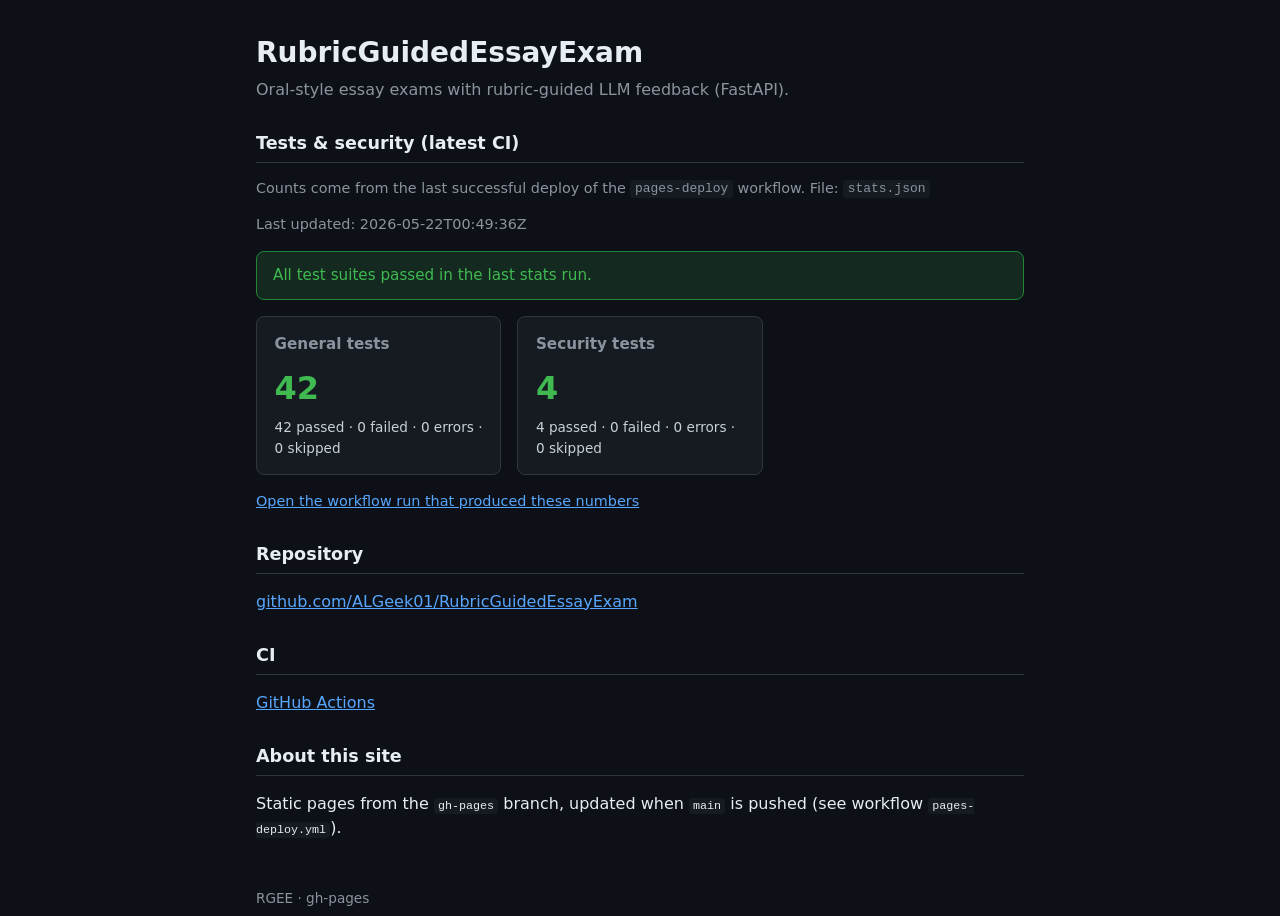
<file: index.html>
<!DOCTYPE html>
<html lang="en">
<head>
  <meta charset="utf-8"/>
  <meta http-equiv="refresh" content="0; url=pages/"/>
  <title>RGEE — redirect</title>
  <link rel="canonical" href="pages/"/>
</head>
<body>
  <p><a href="pages/">Continue to project pages</a></p>
</body>
</html>
</file>
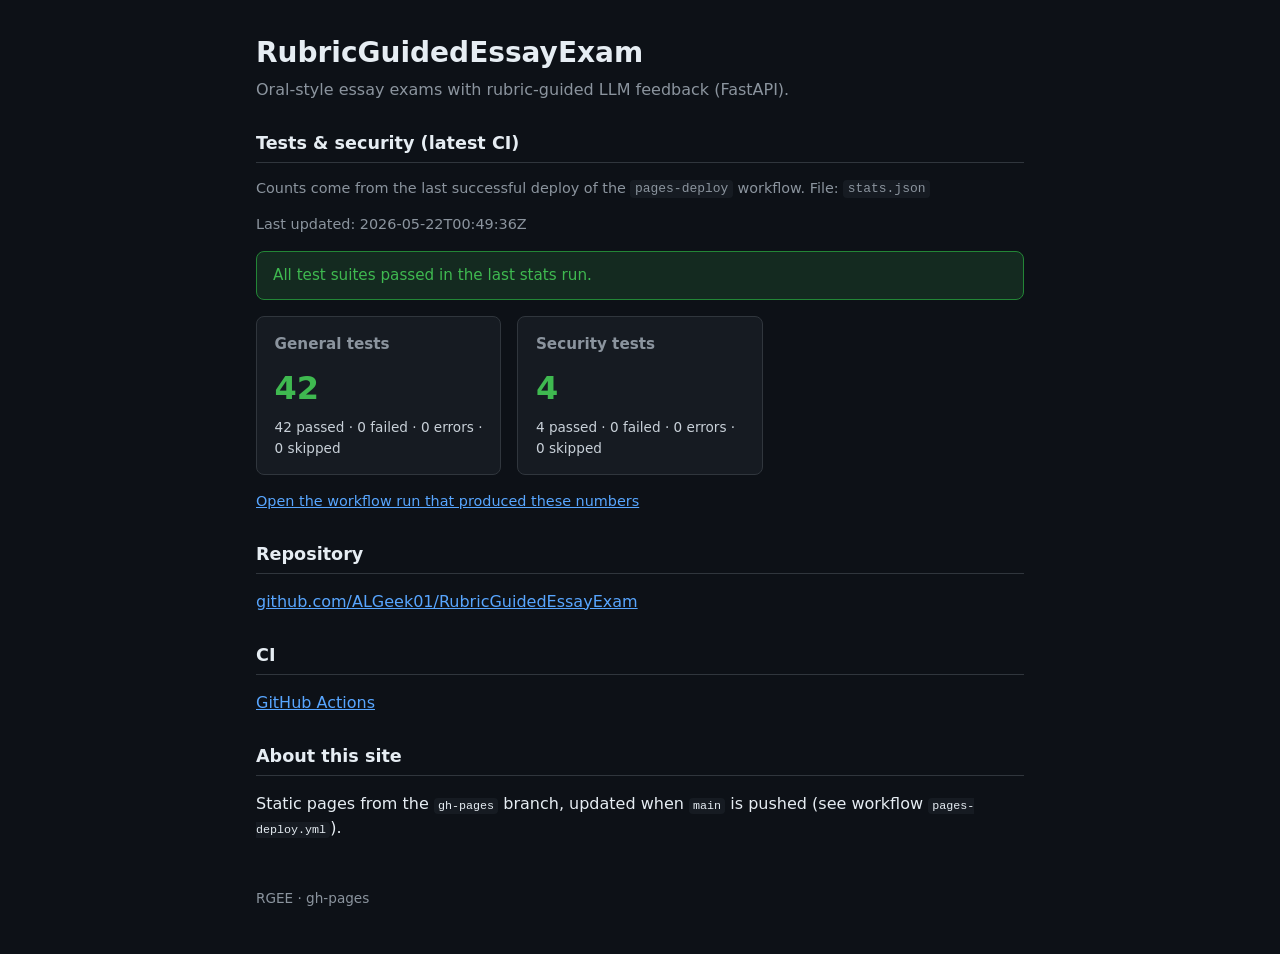
<file: pages/index.html>
<!DOCTYPE html>
<html lang="en">
<head>
  <meta charset="utf-8"/>
  <meta name="viewport" content="width=device-width, initial-scale=1"/>
  <title>RubricGuidedEssayExam (RGEE)</title>
  <link rel="stylesheet" href="styles.css"/>
</head>
<body>
  <header>
    <h1>RubricGuidedEssayExam</h1>
    <p class="tagline">Oral-style essay exams with rubric-guided LLM feedback (FastAPI).</p>
  </header>

  <main>
    <section id="ci-stats">
      <h2>Tests &amp; security (latest CI)</h2>
      <p class="muted">Counts come from the last successful deploy of the <code>pages-deploy</code> workflow. File: <code>stats.json</code></p>
      <p id="stats-updated" class="muted">Loading…</p>
      <div id="stats-banner" class="banner load" role="status">Loading statistics…</div>
      <div class="stats-grid" id="stats-grid" aria-live="polite">
        <div class="stat-card" id="card-general">
          <h3>General tests</h3>
          <p class="big" id="gen-total">—</p>
          <p class="row" id="gen-detail">passed / failed / errors / skipped</p>
        </div>
        <div class="stat-card" id="card-security">
          <h3>Security tests</h3>
          <p class="big" id="sec-total">—</p>
          <p class="row" id="sec-detail">passed / failed / errors / skipped</p>
        </div>
      </div>
      <p id="workflow-link" class="muted" style="margin-top:1rem;"></p>
    </section>

    <section>
      <h2>Repository</h2>
      <p>
        <a href="https://github.com/ALGeek01/RubricGuidedEssayExam">github.com/ALGeek01/RubricGuidedEssayExam</a>
      </p>
    </section>
    <section>
      <h2>CI</h2>
      <p>
        <a href="https://github.com/ALGeek01/RubricGuidedEssayExam/actions">GitHub Actions</a>
      </p>
    </section>
    <section>
      <h2>About this site</h2>
      <p>
        Static pages from the <code>gh-pages</code> branch, updated when <code>main</code> is pushed (see workflow <code>pages-deploy.yml</code>).
      </p>
    </section>
  </main>
  <footer>
    <p>RGEE · gh-pages</p>
  </footer>
  <script>
(function () {
  function esc(s) {
    var d = document.createElement("div");
    d.textContent = s;
    return d.innerHTML;
  }
  function fmtSuite(name, s) {
    if (!s) return "";
    var parts = [
      (s.passed != null ? s.passed : 0) + " passed",
      (s.failed != null ? s.failed : 0) + " failed",
      (s.errors != null ? s.errors : 0) + " errors",
      (s.skipped != null ? s.skipped : 0) + " skipped"
    ];
    if (s.deselected) parts.push(s.deselected + " deselected");
    return parts.join(" · ");
  }
  function apply(data) {
    var gen = data.general || {};
    var sec = data.security || {};
    document.getElementById("stats-updated").textContent =
      "Last updated: " + (data.updated_at || "—");
    document.getElementById("gen-total").textContent = gen.total != null ? gen.total : "—";
    document.getElementById("sec-total").textContent = sec.total != null ? sec.total : "—";
    document.getElementById("gen-detail").textContent = fmtSuite("general", gen);
    document.getElementById("sec-detail").textContent = fmtSuite("security", sec);
    var gCard = document.getElementById("card-general");
    var sCard = document.getElementById("card-security");
    gCard.classList.remove("pass", "fail");
    sCard.classList.remove("pass", "fail");
    if (gen.failed > 0 || gen.errors > 0) gCard.classList.add("fail");
    else if (gen.total > 0) gCard.classList.add("pass");
    if (sec.failed > 0 || sec.errors > 0) sCard.classList.add("fail");
    else if (sec.total > 0) sCard.classList.add("pass");
    var ban = document.getElementById("stats-banner");
    ban.classList.remove("load", "ok", "warn");
    if (data.all_passed) {
      ban.classList.add("ok");
      ban.textContent = "All test suites passed in the last stats run.";
    } else {
      ban.classList.add("warn");
      ban.textContent = "One or more suites reported failures or errors. See counts above and the linked workflow run.";
    }
    var wl = document.getElementById("workflow-link");
    if (data.workflow_run_url) {
      wl.innerHTML = '<a href="' + esc(data.workflow_run_url) + '">Open the workflow run that produced these numbers</a>';
    } else {
      wl.textContent = "";
    }
  }
  fetch("stats.json", { cache: "no-store" })
    .then(function (r) {
      if (!r.ok) throw new Error("HTTP " + r.status);
      return r.json();
    })
    .then(apply)
    .catch(function () {
      document.getElementById("stats-updated").textContent = "Could not load stats.json (run CI or open locally after generating it).";
      document.getElementById("stats-banner").classList.remove("load");
      document.getElementById("stats-banner").classList.add("warn");
      document.getElementById("stats-banner").textContent =
        "Place stats.json next to this page (generated by scripts/generate_pages_stats.py in CI).";
    });
})();
  </script>
</body>
</html>
</file>
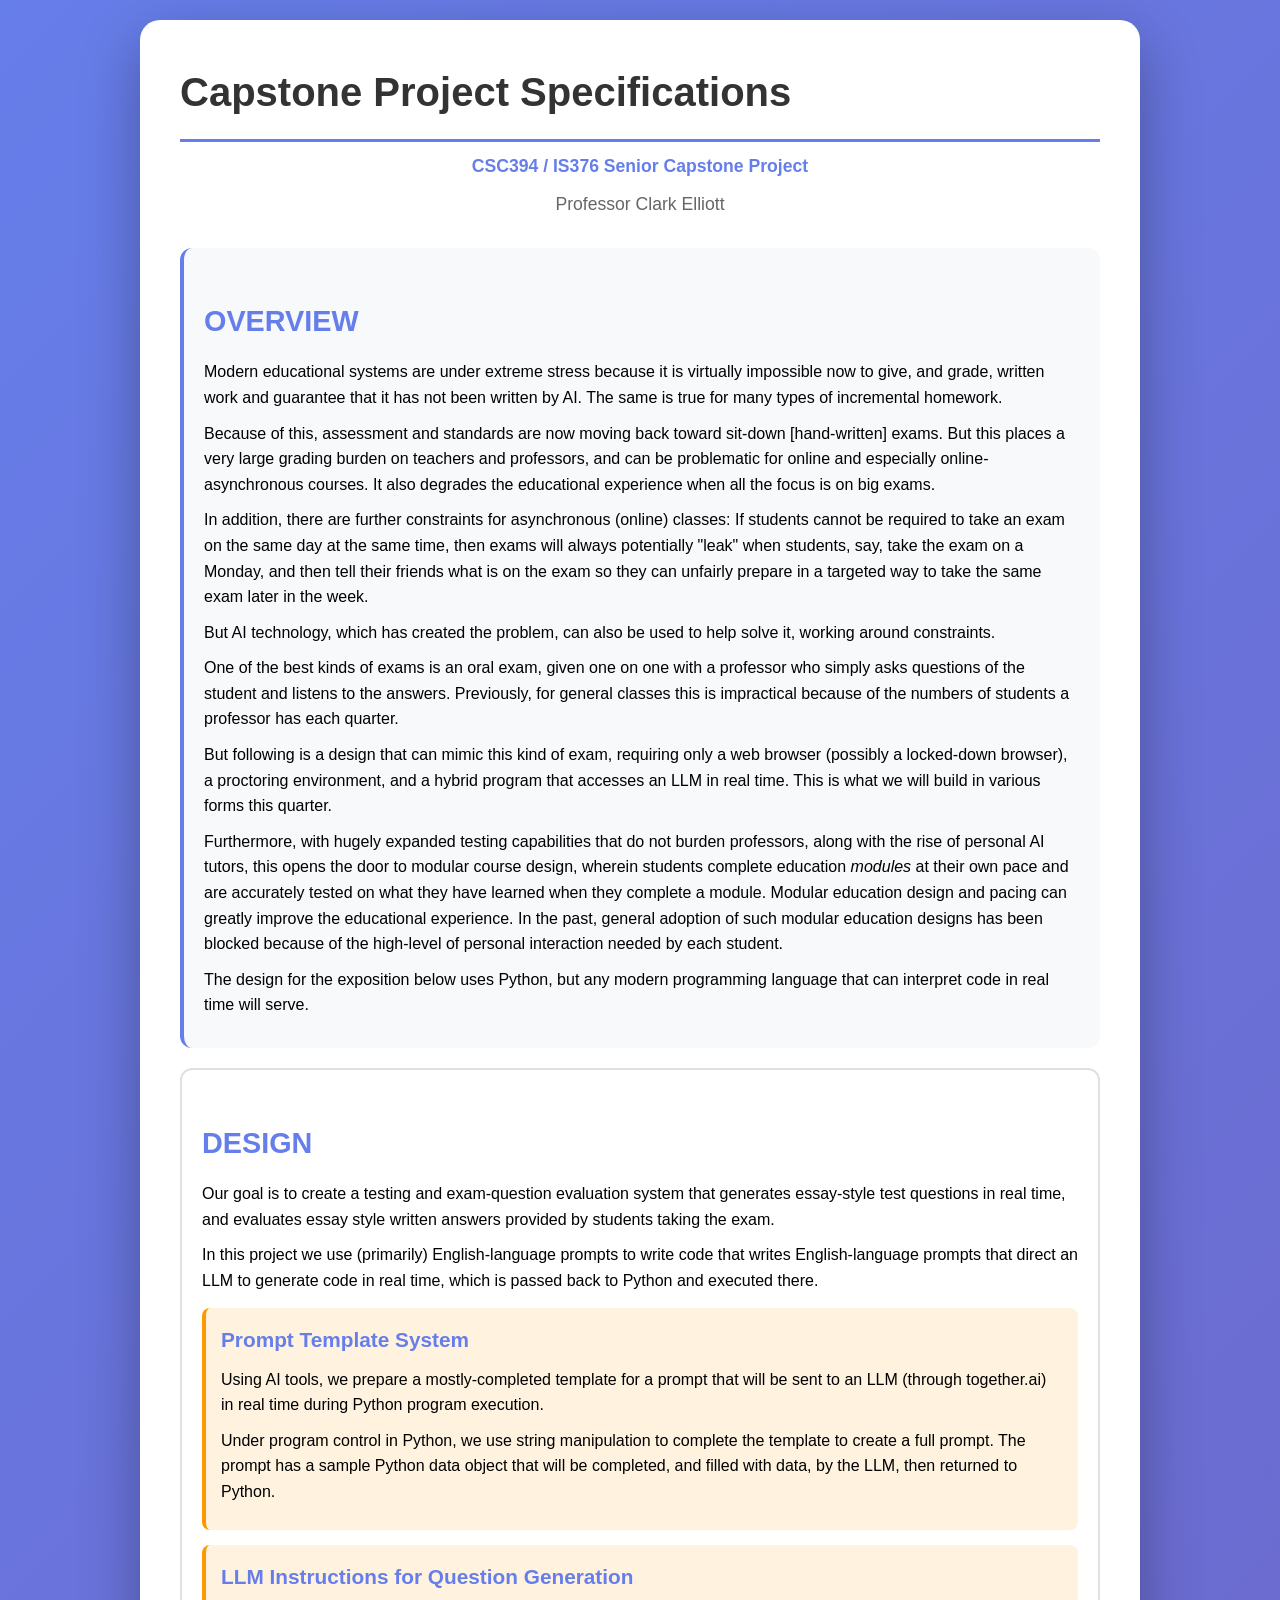
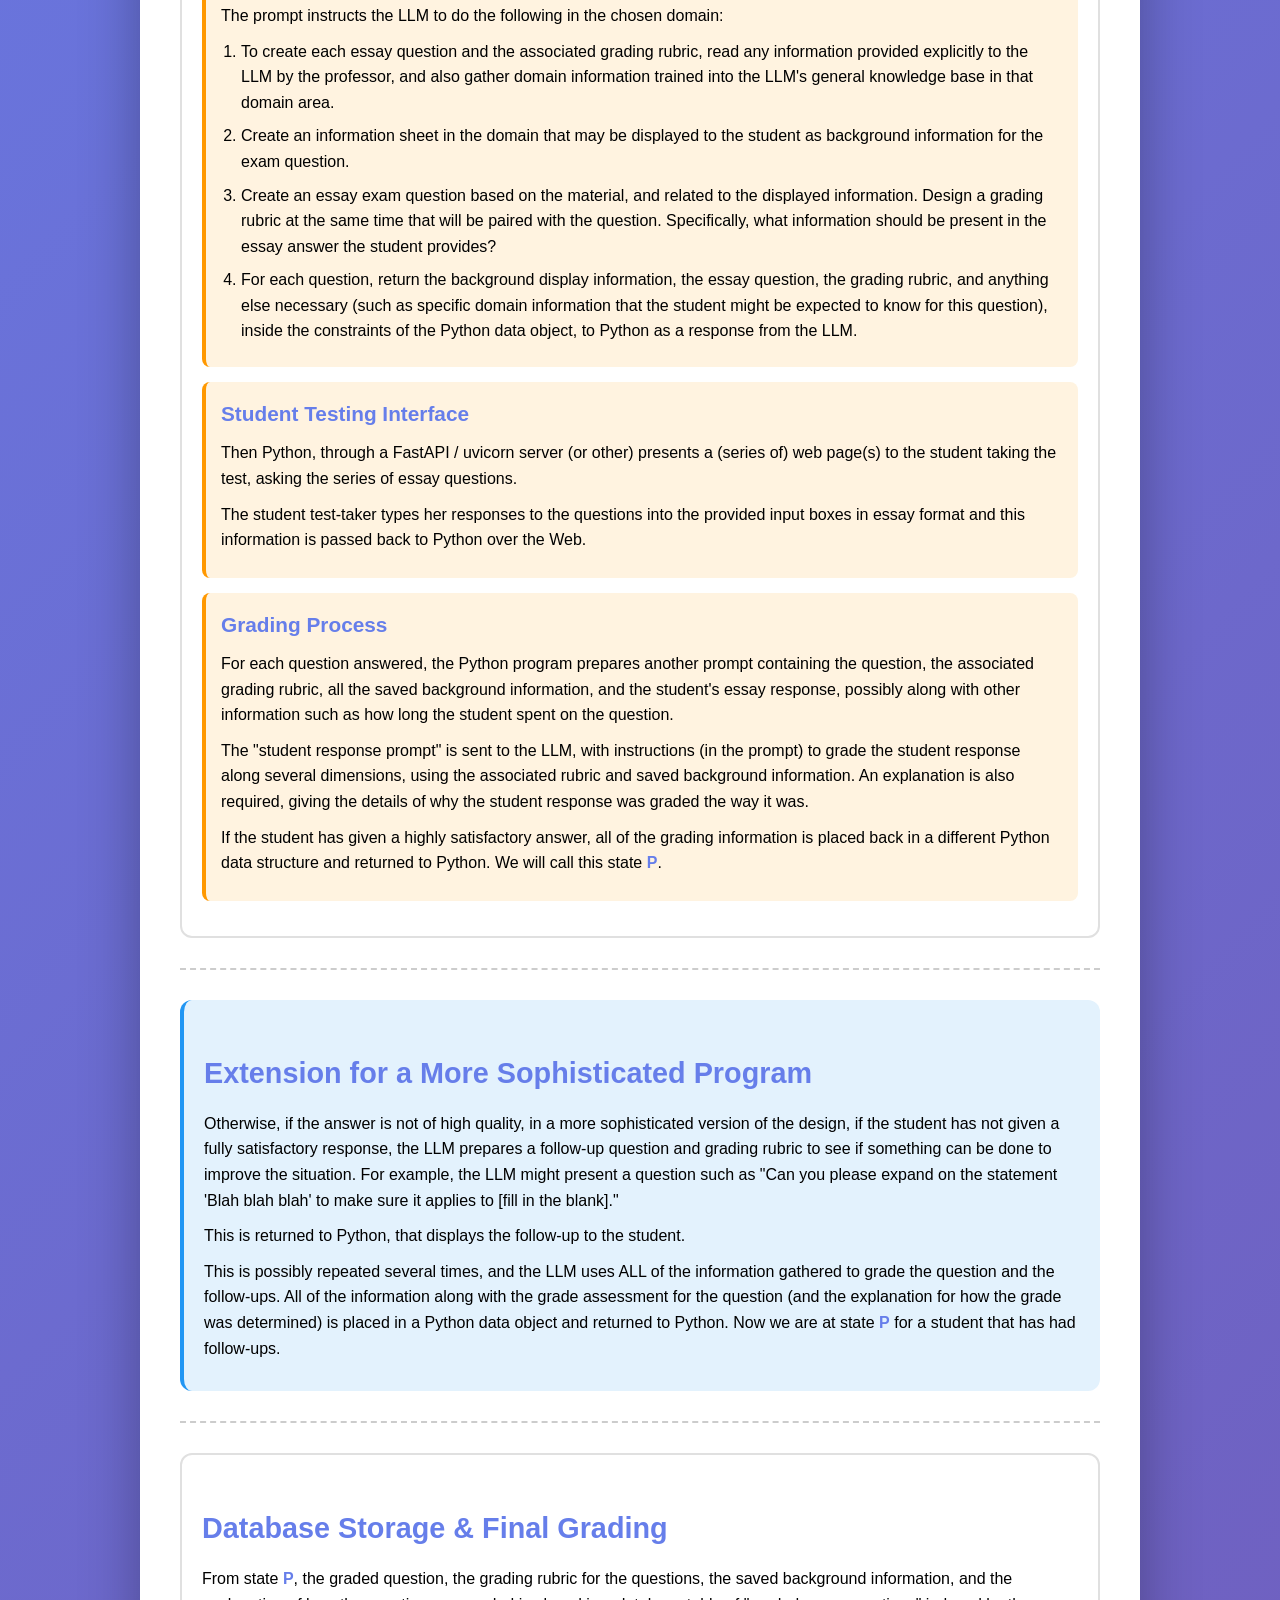
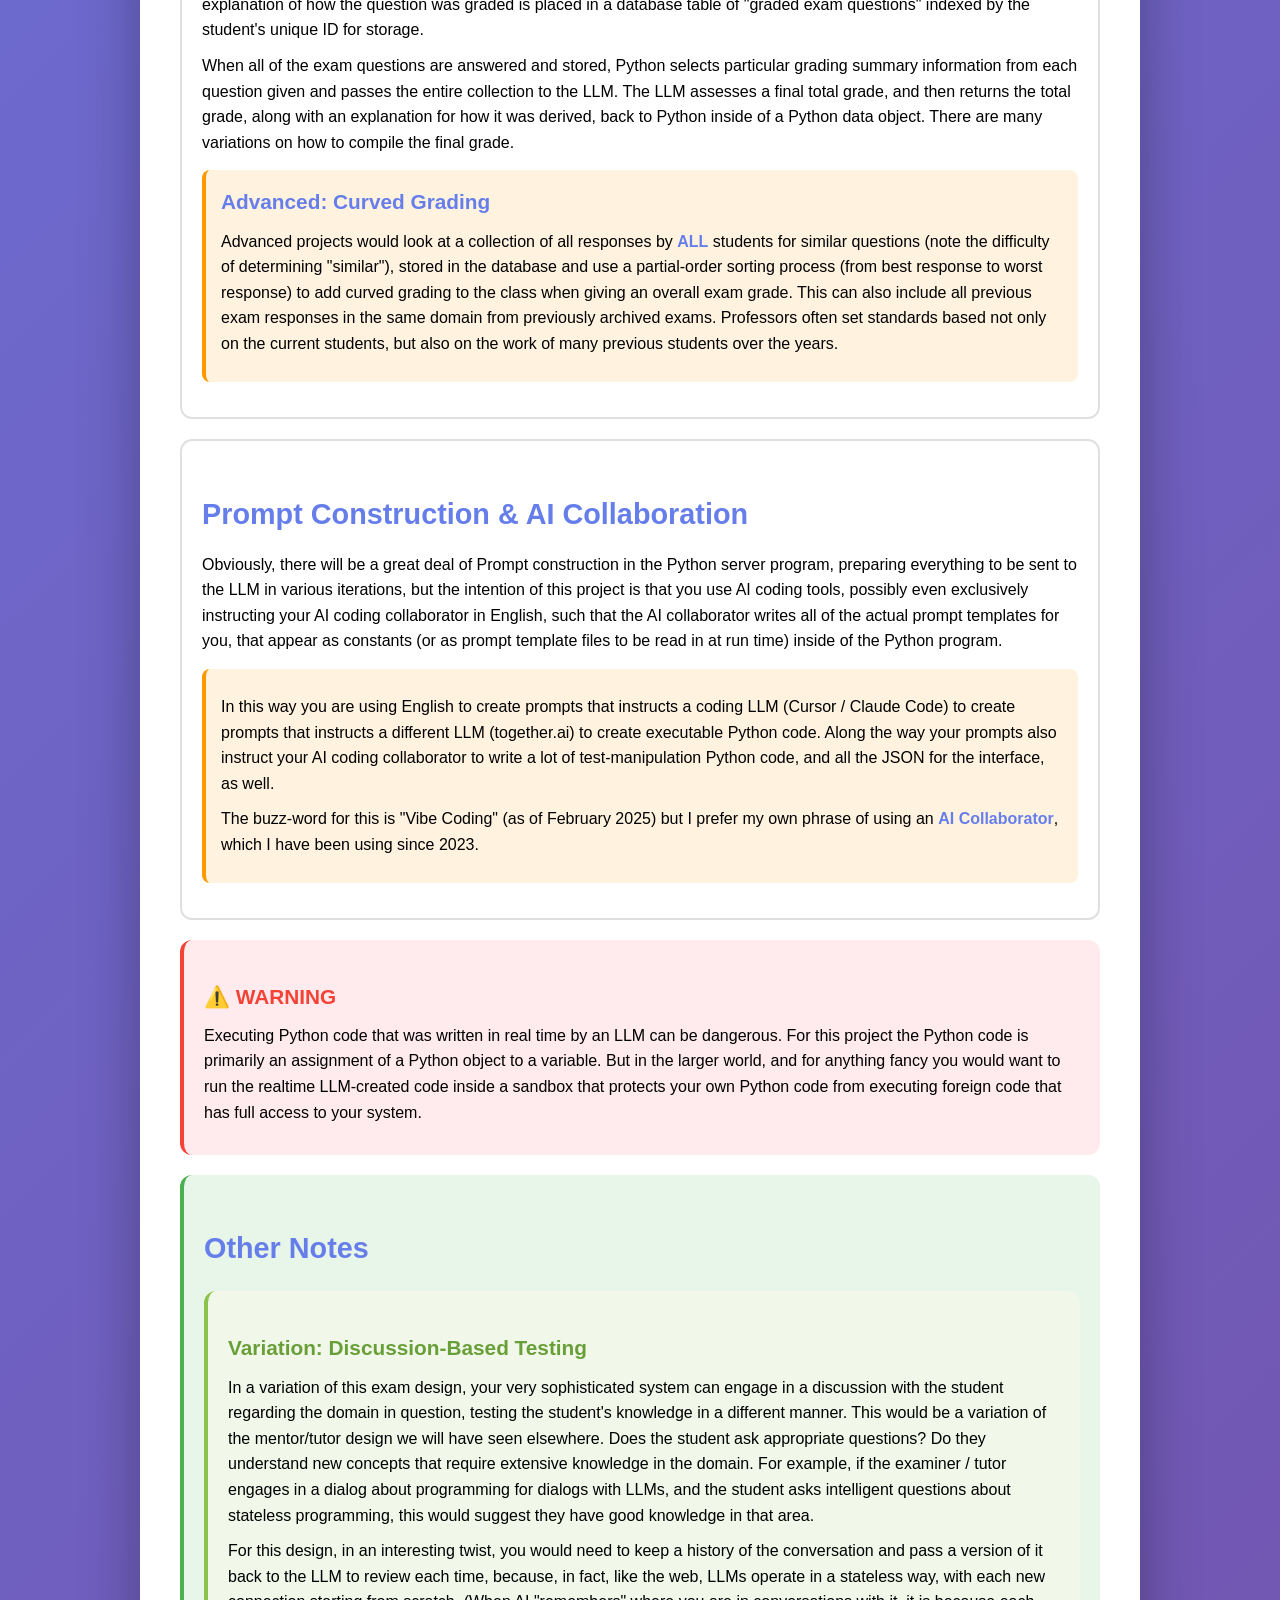
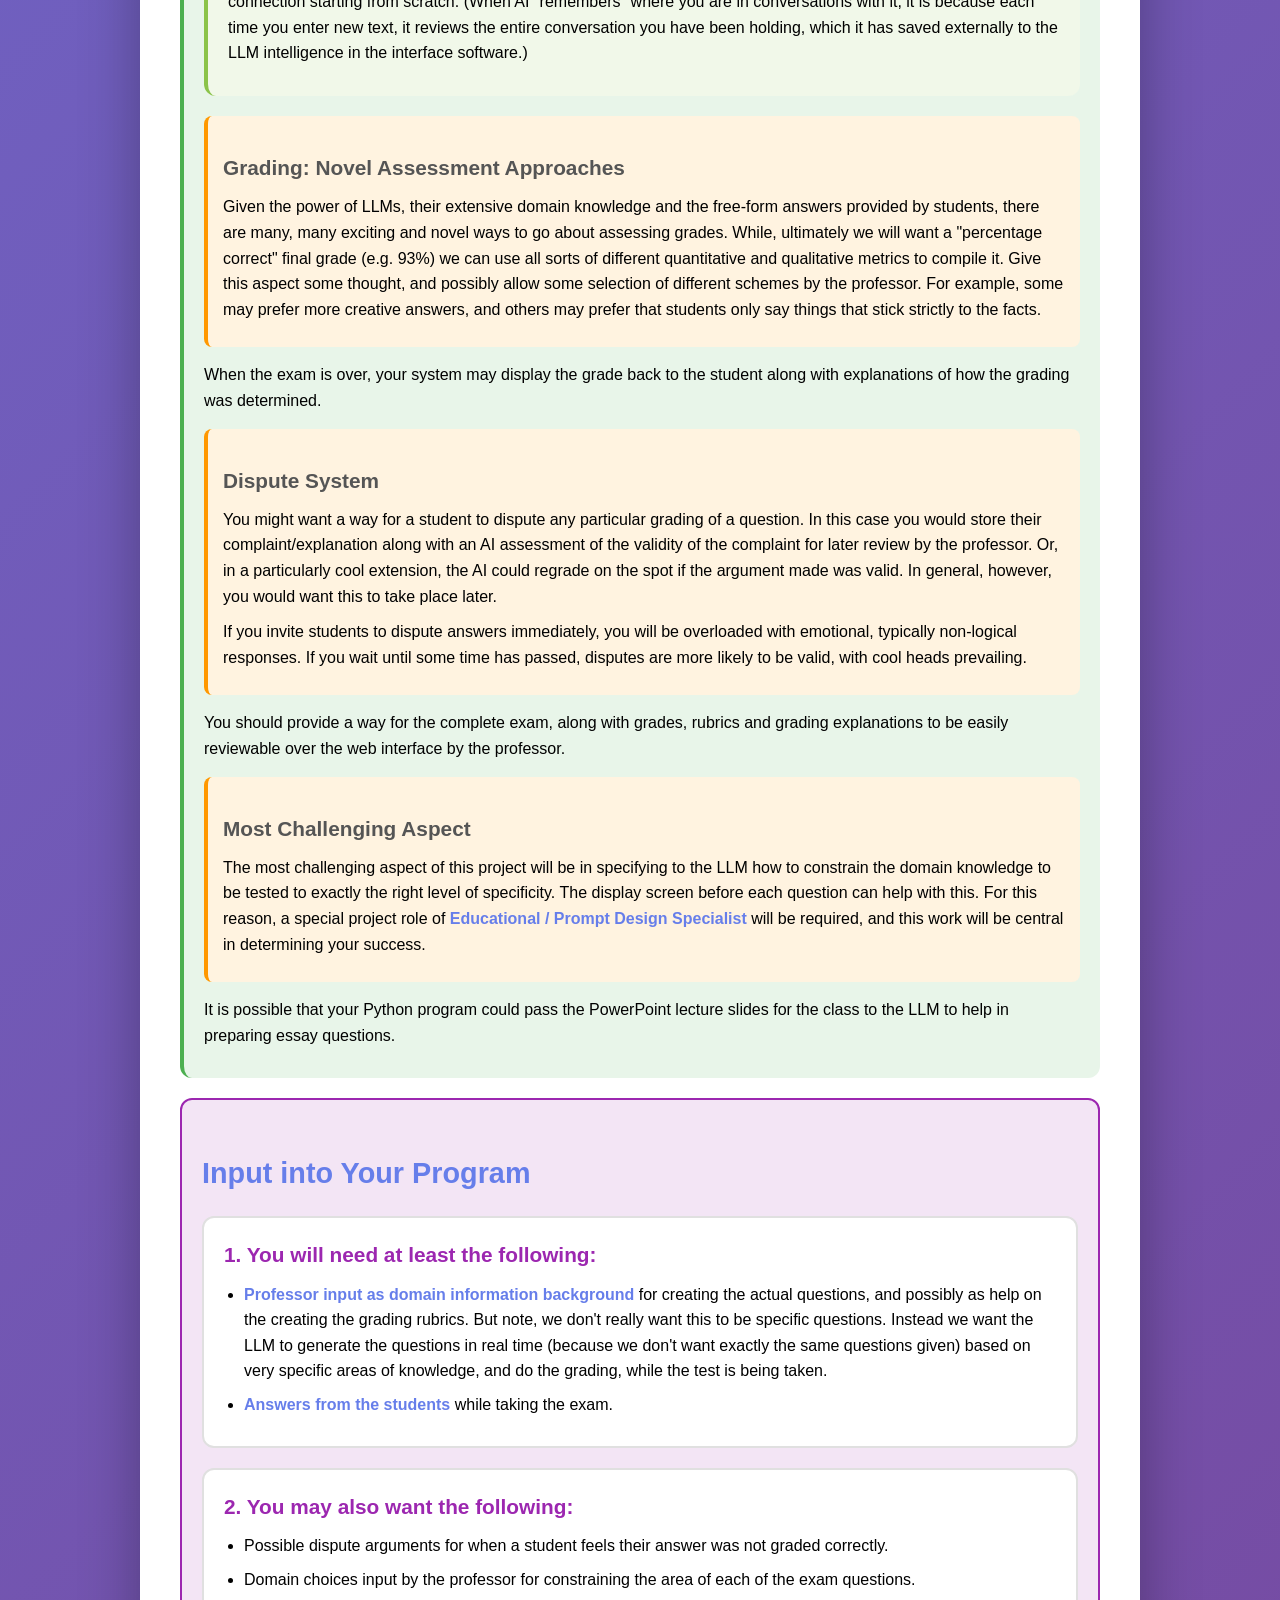
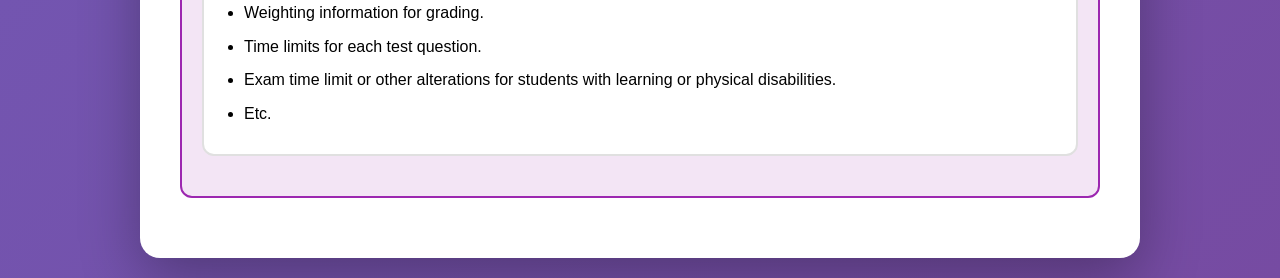
<file: ProjectDescriptionA.html>
﻿<!DOCTYPE html>
<html lang="en">
<head>
    <meta charset="UTF-8">
    <meta name="viewport" content="width=device-width, initial-scale=1.0">
    <title>Capstone Project Specifications - CSC394/IS376</title>
    <style>
        * {
            margin: 0;
            padding: 0;
            box-sizing: border-box;
        }
        body {
            font-family: -apple-system, BlinkMacSystemFont, 'Segoe UI', Roboto, Oxygen, Ubuntu, Cantarell, sans-serif;
            background: linear-gradient(135deg, #667eea 0%, #764ba2 100%);
            min-height: 100vh;
            padding: 20px;
            line-height: 1.6;
        }
        .container {
            max-width: 1000px;
            margin: 0 auto;
            background: white;
            border-radius: 20px;
            box-shadow: 0 20px 60px rgba(0, 0, 0, 0.3);
            padding: 40px;
        }
        h1 {
            color: #333;
            margin-bottom: 10px;
            font-size: 2.5em;
            border-bottom: 3px solid #667eea;
            padding-bottom: 15px;
        }
        h2 {
            color: #667eea;
            margin-top: 30px;
            margin-bottom: 15px;
            font-size: 1.8em;
        }
        h3 {
            color: #555;
            margin-top: 20px;
            margin-bottom: 10px;
            font-size: 1.3em;
        }
        .header {
            text-align: center;
            color: #666;
            margin-bottom: 30px;
            font-size: 1.1em;
        }
        .intro {
            background: #f8f9fa;
            padding: 20px;
            border-radius: 12px;
            border-left: 4px solid #667eea;
            margin: 20px 0;
        }
        .section {
            background: #fff;
            border: 2px solid #e0e0e0;
            padding: 20px;
            border-radius: 12px;
            margin: 20px 0;
        }
        .section h3 {
            color: #667eea;
            margin-top: 0;
        }
        .highlight {
            background: #fff3e0;
            padding: 15px;
            border-radius: 8px;
            margin: 15px 0;
            border-left: 4px solid #ff9800;
        }
        .warning {
            background: #ffebee;
            padding: 20px;
            border-radius: 12px;
            margin: 20px 0;
            border-left: 4px solid #f44336;
        }
        .warning h3 {
            color: #f44336;
        }
        .extension {
            background: #e3f2fd;
            padding: 20px;
            border-radius: 12px;
            margin: 20px 0;
            border-left: 4px solid #2196f3;
        }
        .extension h3 {
            color: #2196f3;
        }
        .variation {
            background: #f1f8e9;
            padding: 20px;
            border-radius: 12px;
            margin: 20px 0;
            border-left: 4px solid #8bc34a;
        }
        .variation h3 {
            color: #689f38;
        }
        .notes {
            background: #e8f5e9;
            padding: 20px;
            border-radius: 12px;
            margin: 20px 0;
            border-left: 4px solid #4caf50;
        }
        .input-section {
            background: #f3e5f5;
            padding: 20px;
            border-radius: 12px;
            margin: 20px 0;
            border: 2px solid #9c27b0;
        }
        .input-section h3 {
            color: #9c27b0;
        }
        ul, ol {
            margin-left: 20px;
            margin-top: 10px;
        }
        li {
            margin: 8px 0;
        }
        p {
            margin: 10px 0;
        }
        strong {
            color: #667eea;
        }
        .divider {
            border-top: 2px dashed #ccc;
            margin: 30px 0;
        }
    </style>
</head>
<body>
    <div class="container">
        <h1>Capstone Project Specifications</h1>
        <div class="header">
            <p><strong>CSC394 / IS376 Senior Capstone Project</strong></p>
            <p>Professor Clark Elliott</p>
        </div>
        
        <div class="intro">
            <h2>OVERVIEW</h2>
            <p>Modern educational systems are under extreme stress because it is virtually impossible now to give, and grade, written work and guarantee that it has not been written by AI. The same is true for many types of incremental homework.</p>
            
            <p>Because of this, assessment and standards are now moving back toward sit-down [hand-written] exams. But this places a very large grading burden on teachers and professors, and can be problematic for online and especially online-asynchronous courses. It also degrades the educational experience when all the focus is on big exams.</p>
            
            <p>In addition, there are further constraints for asynchronous (online) classes: If students cannot be required to take an exam on the same day at the same time, then exams will always potentially "leak" when students, say, take the exam on a Monday, and then tell their friends what is on the exam so they can unfairly prepare in a targeted way to take the same exam later in the week.</p>
            
            <p>But AI technology, which has created the problem, can also be used to help solve it, working around constraints.</p>
            
            <p>One of the best kinds of exams is an oral exam, given one on one with a professor who simply asks questions of the student and listens to the answers. Previously, for general classes this is impractical because of the numbers of students a professor has each quarter.</p>
            
            <p>But following is a design that can mimic this kind of exam, requiring only a web browser (possibly a locked-down browser), a proctoring environment, and a hybrid program that accesses an LLM in real time. This is what we will build in various forms this quarter.</p>
            
            <p>Furthermore, with hugely expanded testing capabilities that do not burden professors, along with the rise of personal AI tutors, this opens the door to modular course design, wherein students complete education <em>modules</em> at their own pace and are accurately tested on what they have learned when they complete a module. Modular education design and pacing can greatly improve the educational experience. In the past, general adoption of such modular education designs has been blocked because of the high-level of personal interaction needed by each student.</p>
            
            <p>The design for the exposition below uses Python, but any modern programming language that can interpret code in real time will serve.</p>
        </div>

        <div class="section">
            <h2>DESIGN</h2>
            
            <p>Our goal is to create a testing and exam-question evaluation system that generates essay-style test questions in real time, and evaluates essay style written answers provided by students taking the exam.</p>
            
            <p>In this project we use (primarily) English-language prompts to write code that writes English-language prompts that direct an LLM to generate code in real time, which is passed back to Python and executed there.</p>
            
            <div class="highlight">
                <h3>Prompt Template System</h3>
                <p>Using AI tools, we prepare a mostly-completed template for a prompt that will be sent to an LLM (through together.ai) in real time during Python program execution.</p>
                <p>Under program control in Python, we use string manipulation to complete the template to create a full prompt. The prompt has a sample Python data object that will be completed, and filled with data, by the LLM, then returned to Python.</p>
            </div>
            
            <div class="highlight">
                <h3>LLM Instructions for Question Generation</h3>
                <p>The prompt instructs the LLM to do the following in the chosen domain:</p>
                <ol>
                    <li>To create each essay question and the associated grading rubric, read any information provided explicitly to the LLM by the professor, and also gather domain information trained into the LLM's general knowledge base in that domain area.</li>
                    <li>Create an information sheet in the domain that may be displayed to the student as background information for the exam question.</li>
                    <li>Create an essay exam question based on the material, and related to the displayed information. Design a grading rubric at the same time that will be paired with the question. Specifically, what information should be present in the essay answer the student provides?</li>
                    <li>For each question, return the background display information, the essay question, the grading rubric, and anything else necessary (such as specific domain information that the student might be expected to know for this question), inside the constraints of the Python data object, to Python as a response from the LLM.</li>
                </ol>
            </div>
            
            <div class="highlight">
                <h3>Student Testing Interface</h3>
                <p>Then Python, through a FastAPI / uvicorn server (or other) presents a (series of) web page(s) to the student taking the test, asking the series of essay questions.</p>
                <p>The student test-taker types her responses to the questions into the provided input boxes in essay format and this information is passed back to Python over the Web.</p>
            </div>
            
            <div class="highlight">
                <h3>Grading Process</h3>
                <p>For each question answered, the Python program prepares another prompt containing the question, the associated grading rubric, all the saved background information, and the student's essay response, possibly along with other information such as how long the student spent on the question.</p>
                <p>The "student response prompt" is sent to the LLM, with instructions (in the prompt) to grade the student response along several dimensions, using the associated rubric and saved background information. An explanation is also required, giving the details of why the student response was graded the way it was.</p>
                <p>If the student has given a highly satisfactory answer, all of the grading information is placed back in a different Python data structure and returned to Python. We will call this state <strong>P</strong>.</p>
            </div>
        </div>

        <div class="divider"></div>

        <div class="extension">
            <h2>Extension for a More Sophisticated Program</h2>
            
            <p>Otherwise, if the answer is not of high quality, in a more sophisticated version of the design, if the student has not given a fully satisfactory response, the LLM prepares a follow-up question and grading rubric to see if something can be done to improve the situation. For example, the LLM might present a question such as "Can you please expand on the statement 'Blah blah blah' to make sure it applies to [fill in the blank]."</p>
            
            <p>This is returned to Python, that displays the follow-up to the student.</p>
            
            <p>This is possibly repeated several times, and the LLM uses ALL of the information gathered to grade the question and the follow-ups. All of the information along with the grade assessment for the question (and the explanation for how the grade was determined) is placed in a Python data object and returned to Python. Now we are at state <strong>P</strong> for a student that has had follow-ups.</p>
        </div>

        <div class="divider"></div>

        <div class="section">
            <h2>Database Storage & Final Grading</h2>
            
            <p>From state <strong>P</strong>, the graded question, the grading rubric for the questions, the saved background information, and the explanation of how the question was graded is placed in a database table of "graded exam questions" indexed by the student's unique ID for storage.</p>
            
            <p>When all of the exam questions are answered and stored, Python selects particular grading summary information from each question given and passes the entire collection to the LLM. The LLM assesses a final total grade, and then returns the total grade, along with an explanation for how it was derived, back to Python inside of a Python data object. There are many variations on how to compile the final grade.</p>
            
            <div class="highlight">
                <h3>Advanced: Curved Grading</h3>
                <p>Advanced projects would look at a collection of all responses by <strong>ALL</strong> students for similar questions (note the difficulty of determining "similar"), stored in the database and use a partial-order sorting process (from best response to worst response) to add curved grading to the class when giving an overall exam grade. This can also include all previous exam responses in the same domain from previously archived exams. Professors often set standards based not only on the current students, but also on the work of many previous students over the years.</p>
            </div>
        </div>

        <div class="section">
            <h2>Prompt Construction & AI Collaboration</h2>
            
            <p>Obviously, there will be a great deal of Prompt construction in the Python server program, preparing everything to be sent to the LLM in various iterations, but the intention of this project is that you use AI coding tools, possibly even exclusively instructing your AI coding collaborator in English, such that the AI collaborator writes all of the actual prompt templates for you, that appear as constants (or as prompt template files to be read in at run time) inside of the Python program.</p>
            
            <div class="highlight">
                <p>In this way you are using English to create prompts that instructs a coding LLM (Cursor / Claude Code) to create prompts that instructs a different LLM (together.ai) to create executable Python code. Along the way your prompts also instruct your AI coding collaborator to write a lot of test-manipulation Python code, and all the JSON for the interface, as well.</p>
                <p>The buzz-word for this is "Vibe Coding" (as of February 2025) but I prefer my own phrase of using an <strong>AI Collaborator</strong>, which I have been using since 2023.</p>
            </div>
        </div>

        <div class="warning">
            <h3>⚠️ WARNING</h3>
            <p>Executing Python code that was written in real time by an LLM can be dangerous. For this project the Python code is primarily an assignment of a Python object to a variable. But in the larger world, and for anything fancy you would want to run the realtime LLM-created code inside a sandbox that protects your own Python code from executing foreign code that has full access to your system.</p>
        </div>

        <div class="notes">
            <h2>Other Notes</h2>
            
            <div class="variation">
                <h3>Variation: Discussion-Based Testing</h3>
                <p>In a variation of this exam design, your very sophisticated system can engage in a discussion with the student regarding the domain in question, testing the student's knowledge in a different manner. This would be a variation of the mentor/tutor design we will have seen elsewhere. Does the student ask appropriate questions? Do they understand new concepts that require extensive knowledge in the domain. For example, if the examiner / tutor engages in a dialog about programming for dialogs with LLMs, and the student asks intelligent questions about stateless programming, this would suggest they have good knowledge in that area.</p>
                <p>For this design, in an interesting twist, you would need to keep a history of the conversation and pass a version of it back to the LLM to review each time, because, in fact, like the web, LLMs operate in a stateless way, with each new connection starting from scratch. (When AI "remembers" where you are in conversations with it, it is because each time you enter new text, it reviews the entire conversation you have been holding, which it has saved externally to the LLM intelligence in the interface software.)</p>
            </div>
            
            <div class="highlight"> <h3>Grading: Novel Assessment Approaches</h3> <p>Given the power of LLMs, their extensive domain knowledge and the free-form answers provided by students, there are many, many exciting and novel ways to go about assessing grades. While, ultimately we will want a "percentage correct" final grade (e.g. 93%) we can use all sorts of different quantitative and qualitative metrics to compile it. Give this aspect some thought, and possibly allow some selection of different schemes by the professor. For example, some may prefer more creative answers, and others may prefer that students only say things that stick strictly to the facts.</p> </div>
            
            <p>When the exam is over, your system may display the grade back to the student along with explanations of how the grading was determined.</p>
            
            <div class="highlight">
                <h3>Dispute System</h3>
                <p>You might want a way for a student to dispute any particular grading of a question. In this case you would store their complaint/explanation along with an AI assessment of the validity of the complaint for later review by the professor. Or, in a particularly cool extension, the AI could regrade on the spot if the argument made was valid. In general, however, you would want this to take place later.</p>
                <p>If you invite students to dispute answers immediately, you will be overloaded with emotional, typically non-logical responses. If you wait until some time has passed, disputes are more likely to be valid, with cool heads prevailing.</p>
            </div>
            
            <p>You should provide a way for the complete exam, along with grades, rubrics and grading explanations to be easily reviewable over the web interface by the professor.</p>
            
            <div class="highlight">
                <h3>Most Challenging Aspect</h3>
                <p>The most challenging aspect of this project will be in specifying to the LLM how to constrain the domain knowledge to be tested to exactly the right level of specificity. The display screen before each question can help with this. For this reason, a special project role of <strong>Educational / Prompt Design Specialist</strong> will be required, and this work will be central in determining your success.</p>
            </div>
            
            <p>It is possible that your Python program could pass the PowerPoint lecture slides for the class to the LLM to help in preparing essay questions.</p>
        </div>

        <div class="input-section">
            <h2>Input into Your Program</h2>
            
            <div class="section">
                <h3>1. You will need at least the following:</h3>
                <ul>
                    <li><strong>Professor input as domain information background</strong> for creating the actual questions, and possibly as help on the creating the grading rubrics. But note, we don't really want this to be specific questions. Instead we want the LLM to generate the questions in real time (because we don't want exactly the same questions given) based on very specific areas of knowledge, and do the grading, while the test is being taken.</li>
                    <li><strong>Answers from the students</strong> while taking the exam.</li>
                </ul>
            </div>
            
            <div class="section">
                <h3>2. You may also want the following:</h3>
                <ul>
                    <li>Possible dispute arguments for when a student feels their answer was not graded correctly.</li>
                    <li>Domain choices input by the professor for constraining the area of each of the exam questions.</li>
                    <li>Weighting information for grading.</li>
                    <li>Time limits for each test question.</li>
                    <li>Exam time limit or other alterations for students with learning or physical disabilities.</li>
                    <li>Etc.</li>
                </ul>
            </div>
        </div>
    </div>
</body>
</html>
</file>
<file: pages/styles.css>
:root {
  font-family: system-ui, -apple-system, sans-serif;
  line-height: 1.5;
  color: #e6edf3;
  background: #0d1117;
}

body {
  max-width: 48rem;
  margin: 0 auto;
  padding: 2rem 1.25rem;
}

header h1 {
  margin: 0 0 0.25rem;
  font-size: 1.75rem;
}

.tagline {
  margin: 0;
  color: #8b949e;
}

section {
  margin-top: 1.75rem;
}

h2 {
  font-size: 1.1rem;
  border-bottom: 1px solid #30363d;
  padding-bottom: 0.35rem;
}

a {
  color: #58a6ff;
}

a:hover {
  text-decoration: underline;
}

code {
  font-size: 0.9em;
  background: #161b22;
  padding: 0.1em 0.35em;
  border-radius: 4px;
}

footer {
  margin-top: 3rem;
  font-size: 0.85rem;
  color: #8b949e;
}

.muted {
  color: #8b949e;
  font-size: 0.9rem;
}

.stats-grid {
  display: grid;
  grid-template-columns: repeat(auto-fill, minmax(12rem, 1fr));
  gap: 1rem;
  margin-top: 1rem;
}

.stat-card {
  background: #161b22;
  border: 1px solid #30363d;
  border-radius: 8px;
  padding: 1rem 1.1rem;
}

.stat-card h3 {
  margin: 0 0 0.5rem;
  font-size: 0.95rem;
  font-weight: 600;
  color: #8b949e;
}

.stat-card .big {
  margin: 0;
  font-size: 2rem;
  font-weight: 600;
  color: #58a6ff;
}

.stat-card .row {
  margin: 0.35rem 0 0;
  font-size: 0.85rem;
  color: #c9d1d9;
}

.stat-card.pass .big {
  color: #3fb950;
}

.stat-card.fail .big {
  color: #f85149;
}

.banner {
  padding: 0.75rem 1rem;
  border-radius: 8px;
  margin-top: 1rem;
  font-size: 0.95rem;
}

.banner.ok {
  background: rgba(63, 185, 80, 0.15);
  border: 1px solid #238636;
  color: #3fb950;
}

.banner.warn {
  background: rgba(248, 81, 73, 0.12);
  border: 1px solid #da3633;
  color: #f85149;
}

.banner.load {
  background: #161b22;
  border: 1px solid #30363d;
  color: #8b949e;
}
</file>
